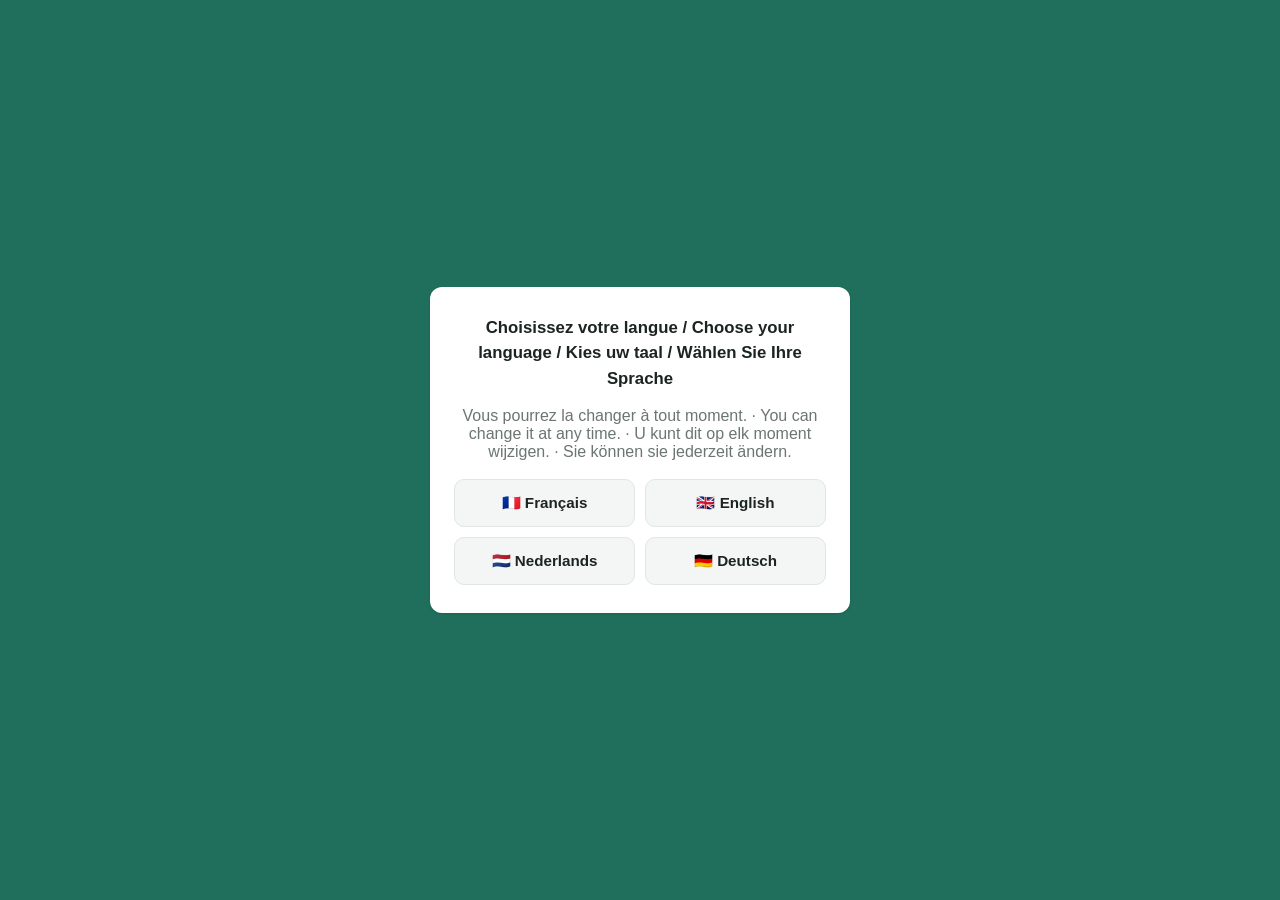
<file: index.html>
<!doctype html>
<html lang="fr">
<head>
<meta charset="UTF-8" />
<meta name="viewport" content="width=device-width, initial-scale=1, viewport-fit=cover" />
<title>Audit interne HSSE</title>
<meta name="description" content="Outil d'audit interne HSSE terrain — 7 départements, utilisable hors connexion." />
<meta name="theme-color" content="#1f6f5c" />
<link rel="manifest" href="manifest.json" />
<link rel="apple-touch-icon" href="icons/icon-192.svg" />
<meta name="apple-mobile-web-app-capable" content="yes" />
<meta name="apple-mobile-web-app-status-bar-style" content="black-translucent" />
<meta name="apple-mobile-web-app-title" content="Audit HSSE" />
<link rel="stylesheet" href="css/style.css" />
</head>
<body>
<div id="app"></div>

<script src="js/data.js"></script>
<script src="js/i18n.js"></script>
<script src="js/i18n/questions-en.js"></script>
<script src="js/i18n/questions-nl.js"></script>
<script src="js/i18n/questions-de.js"></script>
<script src="js/admin.js"></script>
<script src="js/db.js"></script>
<script src="js/app.js"></script>
<script>
  if ("serviceWorker" in navigator) {
    window.addEventListener("load", () => {
      navigator.serviceWorker.register("sw.js").catch((err) => console.warn("SW registration failed", err));
    });
  }
</script>
</body>
</html>
</file>
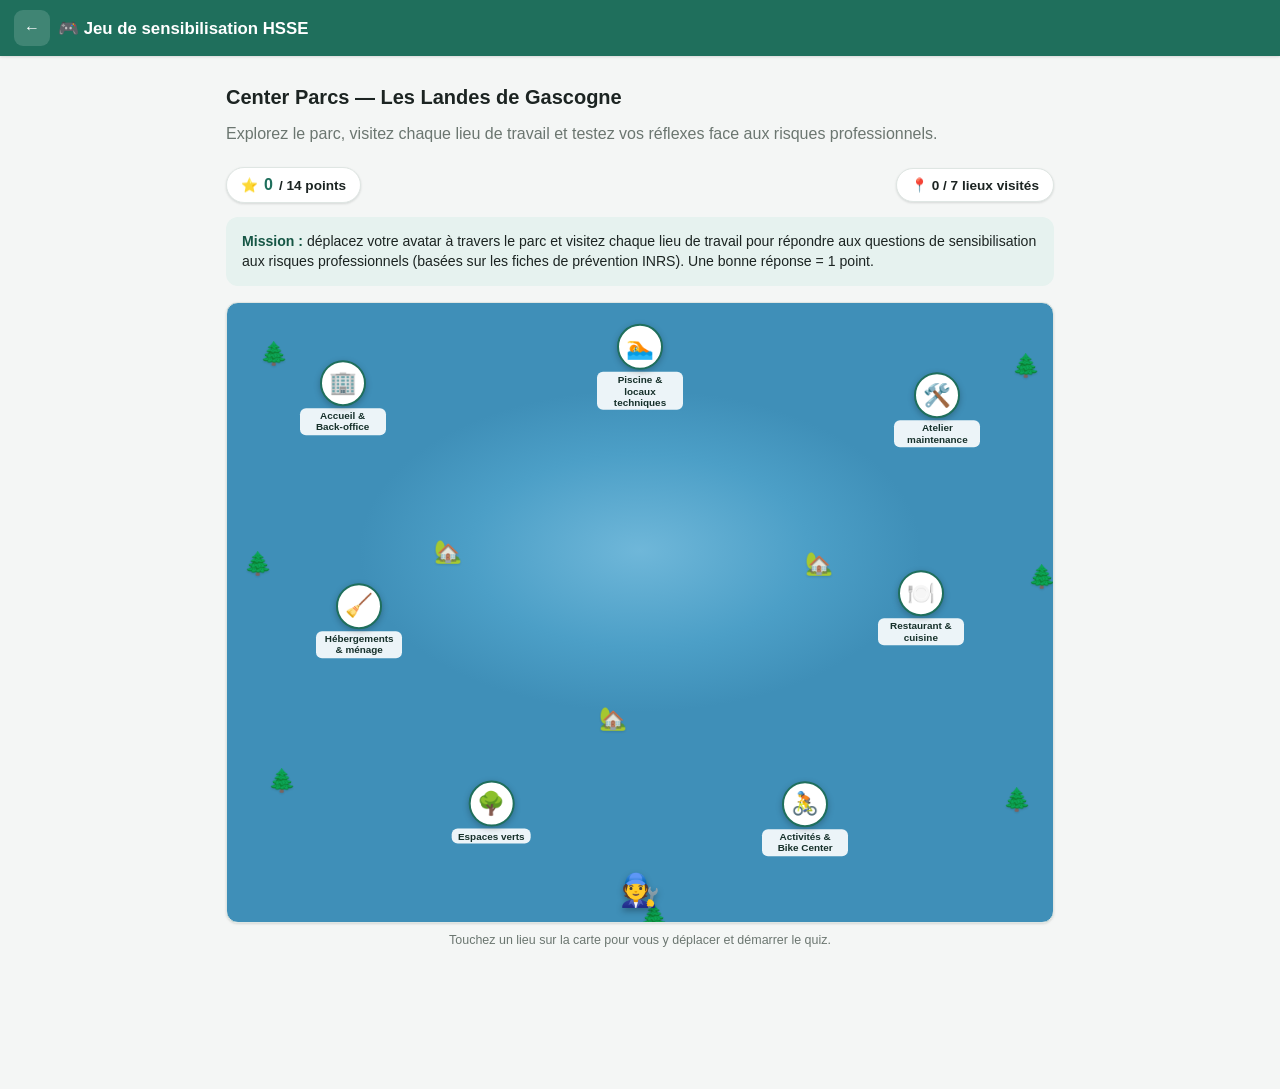
<file: jeu.html>
<!doctype html>
<html lang="fr">
<head>
<meta charset="UTF-8" />
<meta name="viewport" content="width=device-width, initial-scale=1, viewport-fit=cover" />
<title>Jeu de sensibilisation HSSE — Center Parcs Landes de Gascogne</title>
<meta name="description" content="Jeu de sensibilisation aux risques professionnels — déplacez votre avatar dans le parc et répondez aux questions sur chaque lieu de travail." />
<meta name="theme-color" content="#1f6f5c" />
<link rel="apple-touch-icon" href="icons/icon-192.svg" />
<link rel="stylesheet" href="css/style.css" />
<link rel="stylesheet" href="css/game.css" />
</head>
<body class="game-body">
<div class="topbar">
  <div class="topbar-left">
    <a class="icon-btn" href="index.html" aria-label="Retour" style="display:flex;align-items:center;justify-content:center;text-decoration:none;">←</a>
    <div class="topbar-title">🎮 Jeu de sensibilisation HSSE</div>
  </div>
</div>
<main class="container">
  <div class="hero" style="padding-top:14px;">
    <h1 style="font-size:1.25rem;">Center Parcs — Les Landes de Gascogne</h1>
    <p class="muted">Explorez le parc, visitez chaque lieu de travail et testez vos réflexes face aux risques professionnels.</p>
  </div>
  <div id="gameRoot"></div>
</main>
<script src="js/game.js"></script>
</body>
</html>
</file>
<file: css/style.css>
:root {
  --brand: #1f6f5c;
  --brand-dark: #165645;
  --brand-light: #e6f2ef;
  --bg: #f4f6f5;
  --card-bg: #ffffff;
  --text: #1c2422;
  --muted: #6b7670;
  --border: #dfe6e3;
  --ok: #2e9e5b;
  --ok-bg: #e8f7ee;
  --warn: #e08a1e;
  --warn-bg: #fdf1e0;
  --bad: #c0392b;
  --bad-bg: #fbe9e7;
  --grey: #8a938e;
  --grey-bg: #eef1f0;
  --radius: 12px;
  --shadow: 0 1px 3px rgba(20, 30, 27, 0.08), 0 1px 2px rgba(20, 30, 27, 0.06);
}

@media (prefers-color-scheme: dark) {
  :root {
    --bg: #121614;
    --card-bg: #1a201d;
    --text: #eef2f0;
    --muted: #9aa6a0;
    --border: #2a332e;
    --brand-light: #16302a;
    --ok-bg: #123024;
    --warn-bg: #332312;
    --bad-bg: #331715;
    --grey-bg: #222825;
  }
}
:root[data-theme="dark"] {
  --bg: #121614;
  --card-bg: #1a201d;
  --text: #eef2f0;
  --muted: #9aa6a0;
  --border: #2a332e;
  --brand-light: #16302a;
  --ok-bg: #123024;
  --warn-bg: #332312;
  --bad-bg: #331715;
  --grey-bg: #222825;
}
:root[data-theme="light"] {
  --bg: #f4f6f5;
  --card-bg: #ffffff;
  --text: #1c2422;
  --muted: #6b7670;
  --border: #dfe6e3;
}

* { box-sizing: border-box; }
html, body {
  margin: 0; padding: 0;
  background: var(--bg);
  color: var(--text);
  font-family: -apple-system, BlinkMacSystemFont, "Segoe UI", Roboto, Helvetica, Arial, sans-serif;
  -webkit-tap-highlight-color: transparent;
}
button, input, textarea { font-family: inherit; }
.muted { color: var(--muted); }

/* ------------------------------------------------------------ layout */
.container { max-width: 860px; margin: 0 auto; padding: 16px 16px 90px; }
.container.narrow { max-width: 480px; }

.topbar {
  position: sticky; top: 0; z-index: 20;
  display: flex; align-items: center; justify-content: space-between;
  gap: 8px; padding: 10px 14px;
  background: var(--brand); color: #fff;
  box-shadow: var(--shadow);
}
.topbar-left { display: flex; align-items: center; gap: 8px; min-width: 0; }
.topbar-title { font-weight: 600; font-size: 1.05rem; white-space: nowrap; overflow: hidden; text-overflow: ellipsis; }
.topbar-right { display: flex; align-items: center; gap: 8px; }
.icon-btn {
  background: rgba(255,255,255,0.15); border: none; color: #fff;
  width: 36px; height: 36px; border-radius: 9px; font-size: 1rem; cursor: pointer;
}
.icon-btn:active { background: rgba(255,255,255,0.3); }
.save-indicator { font-size: 0.78rem; opacity: 0.85; min-width: 80px; text-align: right; }
.save-indicator.saving { opacity: 0.6; }

/* ------------------------------------------------------------- hero */
.hero { padding: 22px 0 8px; }
.hero h1 { margin: 0 0 6px; font-size: 1.5rem; }
.section-title { font-size: 1.05rem; margin: 22px 0 10px; color: var(--text); }

/* ------------------------------------------------------------ buttons */
.btn-primary, .btn-ghost {
  border-radius: 10px; border: none; cursor: pointer; font-weight: 600;
  padding: 10px 16px; font-size: 0.95rem;
}
.btn-primary { background: var(--brand); color: #fff; }
.btn-primary:active { background: var(--brand-dark); }
.btn-primary.lg { width: 100%; padding: 14px; font-size: 1rem; margin-top: 10px; }
.btn-ghost { background: var(--card-bg); color: var(--brand); border: 1px solid var(--border); }
.btn-ghost.sm { padding: 6px 10px; font-size: 0.82rem; }
.btn-ghost.lg { width: 100%; padding: 14px; margin-top: 14px; }
.btn-ghost.danger { color: var(--bad); }

/* -------------------------------------------------------------- card */
.card {
  background: var(--card-bg); border: 1px solid var(--border); border-radius: var(--radius);
  padding: 14px; margin-bottom: 10px; box-shadow: var(--shadow); cursor: pointer;
}
.audit-card, .dept-card, .section-card { display: flex; align-items: center; gap: 12px; }
.audit-card-main, .dept-card-body, .section-card-body { flex: 1; min-width: 0; }
.audit-card-title, .dept-card-title { font-weight: 600; margin-bottom: 4px; display:flex; align-items:center; gap:6px; }
.audit-card-sub { color: var(--muted); font-size: 0.85rem; margin-bottom: 8px; }
.audit-card-meta, .dept-card-meta { color: var(--muted); font-size: 0.8rem; margin-top: 4px; }
.audit-card-actions { display: flex; flex-direction: column; gap: 6px; }
.dept-icon { font-size: 1.8rem; }
.chev { color: var(--muted); font-size: 1.4rem; }

.dept-grid { display: grid; grid-template-columns: 1fr; gap: 10px; }
@media (min-width: 620px) { .dept-grid { grid-template-columns: 1fr 1fr; } }

.progress-bar { height: 7px; background: var(--grey-bg); border-radius: 6px; overflow: hidden; margin: 4px 0; }
.progress-bar.lg { height: 10px; }
.progress-fill { height: 100%; background: var(--brand); border-radius: 6px; transition: width .2s; }

.badge { font-size: 0.72rem; padding: 2px 7px; border-radius: 999px; font-weight: 700; }
.badge-nc { background: var(--bad-bg); color: var(--bad); }
.badge-ok { background: var(--ok-bg); color: var(--ok); }

.audit-summary { background: var(--brand-light); border-radius: var(--radius); padding: 12px 14px; margin-bottom: 6px; }

/* --------------------------------------------------------------- form */
.form-card { background: var(--card-bg); border: 1px solid var(--border); border-radius: var(--radius); padding: 18px; display: flex; flex-direction: column; gap: 14px; box-shadow: var(--shadow); }
.form-card label { display: flex; flex-direction: column; gap: 6px; font-size: 0.88rem; color: var(--muted); font-weight: 600; }
.form-card input { padding: 11px 12px; border-radius: 9px; border: 1px solid var(--border); background: var(--bg); color: var(--text); font-size: 1rem; }
.import-zone { margin-top: 20px; text-align: center; }

/* --------------------------------------------------------- filter chips */
.filter-chips, .print-toggle-bar { display: flex; gap: 8px; margin-bottom: 14px; flex-wrap: wrap; }
.chip { background: var(--card-bg); border: 1px solid var(--border); border-radius: 999px; padding: 7px 14px; font-size: 0.85rem; cursor: pointer; color: var(--text); }
.chip.active { background: var(--brand); color: #fff; border-color: var(--brand); }

/* --------------------------------------------------------- question card */
.question-list { display: flex; flex-direction: column; gap: 10px; }
.group-header { font-weight: 700; font-size: 0.82rem; text-transform: uppercase; letter-spacing: 0.03em; color: var(--brand); margin: 14px 2px 2px; }
.q-card { background: var(--card-bg); border: 1px solid var(--border); border-radius: var(--radius); padding: 12px 14px; box-shadow: var(--shadow); }
.q-card.expanded { border-color: var(--brand); }
.q-card-head { display: flex; justify-content: space-between; align-items: flex-start; gap: 10px; cursor: pointer; }
.q-text { font-size: 0.94rem; line-height: 1.35; }
.q-ref { display: inline-block; font-size: 0.7rem; font-weight: 700; color: var(--brand); background: var(--brand-light); padding: 1px 6px; border-radius: 5px; margin-right: 6px; }
.q-toggle { color: var(--muted); flex-shrink: 0; }

.status-row { display: flex; flex-wrap: wrap; gap: 6px; margin-top: 10px; }
.status-btn {
  flex: 1 1 calc(50% - 6px); min-width: 110px;
  border-radius: 8px; border: 1.5px solid var(--border); background: var(--bg);
  color: var(--text); padding: 9px 6px; font-size: 0.82rem; font-weight: 600; cursor: pointer;
}
.status-btn.st-conforme.active { background: var(--ok-bg); border-color: var(--ok); color: var(--ok); }
.status-btn.st-non-observe.active { background: #e3edfb; border-color: #3b6fc9; color: #3b6fc9; }
.status-btn.st-non-conforme.active { background: var(--bad-bg); border-color: var(--bad); color: var(--bad); }
.status-btn.st-na.active { background: var(--grey-bg); border-color: var(--grey); color: var(--grey); }

.q-details { margin-top: 12px; padding-top: 12px; border-top: 1px dashed var(--border); display: flex; flex-direction: column; gap: 12px; }

.nc-block { background: var(--bad-bg); border-radius: 9px; padding: 10px 12px; display: flex; flex-direction: column; gap: 8px; }
.pill-group { display: flex; align-items: center; gap: 6px; flex-wrap: wrap; }
.pill-label { font-size: 0.78rem; color: var(--muted); font-weight: 600; margin-right: 2px; }
.pill { border-radius: 999px; border: 1.5px solid var(--border); background: var(--card-bg); padding: 5px 12px; font-size: 0.8rem; font-weight: 600; cursor: pointer; color: var(--text); }
.pill.active { background: var(--brand); border-color: var(--brand); color: #fff; }
.pill-standard.active { background: var(--warn); border-color: var(--warn); }
.pill-critique.active { background: var(--bad); border-color: var(--bad); }
.nc-warning { font-size: 0.78rem; color: var(--bad); font-weight: 600; }

.comment-label { display: flex; align-items: center; justify-content: space-between; gap: 8px; font-size: 0.8rem; color: var(--muted); font-weight: 600; margin-bottom: -2px; }
.comment-input { min-height: 64px; border-radius: 9px; border: 1px solid var(--border); background: var(--bg); color: var(--text); padding: 9px 10px; font-size: 0.9rem; resize: vertical; }
.recommendation-input { min-height: 56px; border-radius: 9px; border: 1px solid var(--ok); background: var(--ok-bg); color: var(--text); padding: 9px 10px; font-size: 0.9rem; resize: vertical; margin-top: 2px; }

.mic-btn {
  flex-shrink: 0; border-radius: 999px; border: 1.5px solid var(--border); background: var(--card-bg);
  color: var(--brand); padding: 5px 11px; font-size: 0.78rem; font-weight: 700; cursor: pointer;
}
.mic-btn.listening {
  background: var(--bad); border-color: var(--bad); color: #fff;
  animation: mic-pulse 1.1s ease-in-out infinite;
}
@keyframes mic-pulse {
  0%, 100% { box-shadow: 0 0 0 0 rgba(192, 57, 43, 0.45); }
  50% { box-shadow: 0 0 0 7px rgba(192, 57, 43, 0); }
}
.mic-hint { font-size: 0.76rem; color: var(--muted); font-style: italic; margin: -2px 0 6px; }

.photos-row { display: flex; flex-wrap: wrap; gap: 8px; align-items: center; }
.photo-thumb { position: relative; width: 64px; height: 64px; border-radius: 8px; overflow: hidden; border: 1px solid var(--border); }
.photo-thumb img { width: 100%; height: 100%; object-fit: cover; }
.photo-del { position: absolute; top: 2px; right: 2px; background: rgba(0,0,0,0.6); color: #fff; border: none; border-radius: 50%; width: 20px; height: 20px; font-size: 0.7rem; cursor: pointer; }
.photo-add-btn { display: flex; align-items: center; justify-content: center; width: 64px; height: 64px; border: 1.5px dashed var(--border); border-radius: 8px; font-size: 0.75rem; text-align: center; color: var(--muted); cursor: pointer; }

.section-nav { display: flex; justify-content: space-between; gap: 10px; margin-top: 20px; }

/* -------------------------------------------------------------- score */
.score-banner { border-radius: var(--radius); padding: 18px; margin: 14px 0; text-align: center; }
.score-vert { background: var(--ok-bg); border: 1.5px solid var(--ok); }
.score-orange { background: var(--warn-bg); border: 1.5px solid var(--warn); }
.score-rouge { background: var(--bad-bg); border: 1.5px solid var(--bad); }
.score-label { font-size: 0.8rem; text-transform: uppercase; letter-spacing: .04em; color: var(--muted); font-weight: 700; }
.score-value { font-size: 2.2rem; font-weight: 800; margin: 4px 0; }
.score-vert .score-value { color: var(--ok); }
.score-orange .score-value { color: var(--warn); }
.score-rouge .score-value { color: var(--bad); }
.score-text { font-size: 0.9rem; margin-bottom: 10px; }
.score-figures { display: flex; justify-content: center; gap: 22px; flex-wrap: wrap; font-size: 0.8rem; color: var(--muted); }
.score-figures span { display: block; font-size: 1.3rem; font-weight: 700; color: var(--text); }

.kpi-grid { display: grid; grid-template-columns: 1fr 1fr; gap: 10px; margin-bottom: 14px; }
.kpi-card { background: var(--card-bg); border: 1px solid var(--border); border-radius: var(--radius); padding: 14px; text-align: center; box-shadow: var(--shadow); }
.kpi-card-wide { grid-column: 1 / -1; }
.kpi-value { font-size: 1.8rem; font-weight: 800; color: var(--brand); line-height: 1.15; }
.kpi-value-dept { font-size: 1.1rem; }
.kpi-label { font-size: 0.78rem; color: var(--muted); font-weight: 600; margin-top: 2px; }
.kpi-hint { font-size: 0.7rem; color: var(--muted); margin-top: 2px; }

.chart-card { background: var(--card-bg); border: 1px solid var(--border); border-radius: var(--radius); padding: 16px; margin-bottom: 14px; box-shadow: var(--shadow); }
.chart-title { font-size: 0.92rem; margin: 0 0 12px; }

.donut-wrap { display: flex; align-items: center; gap: 20px; flex-wrap: wrap; }
.donut-ring-wrap { position: relative; flex-shrink: 0; }
.donut-svg { width: 100%; height: 100%; display: block; }
.donut-svg circle { transition: stroke-dasharray .3s; }
.donut-center-overlay { position: absolute; inset: 0; display: flex; flex-direction: column; align-items: center; justify-content: center; text-align: center; padding: 0 14%; }
.donut-center-value { font-size: 1.35rem; font-weight: 800; color: var(--text); line-height: 1.1; }
.donut-center-label { font-size: 0.62rem; color: var(--muted); text-transform: uppercase; letter-spacing: .02em; line-height: 1.2; margin-top: 2px; }
.donut-legend { flex: 1; min-width: 160px; display: flex; flex-direction: column; gap: 6px; }
.donut-legend-item { display: flex; align-items: center; gap: 8px; font-size: 0.82rem; }
.legend-dot { width: 10px; height: 10px; border-radius: 50%; flex-shrink: 0; }
.legend-label { flex: 1; color: var(--text); }
.legend-value { font-weight: 700; color: var(--text); }

.dept-bar-chart { display: flex; flex-direction: column; gap: 12px; }
.dept-bar-row { display: flex; flex-direction: column; gap: 4px; }
.dept-bar-label { font-size: 0.82rem; font-weight: 600; }
.dept-bar-track-wrap { display: flex; align-items: center; gap: 8px; }
.progress-bar.stacked { display: flex; flex-shrink: 0; min-width: 6px; }
.progress-seg { height: 100%; }
.dept-bar-total { font-size: 0.78rem; font-weight: 700; color: var(--muted); min-width: 18px; }
.dept-bar-total:not(.muted) { color: var(--bad); }

.table-wrap { overflow-x: auto; border-radius: var(--radius); border: 1px solid var(--border); }
.nc-table { width: 100%; border-collapse: collapse; background: var(--card-bg); font-size: 0.85rem; }
.nc-table th, .nc-table td { padding: 9px 10px; text-align: left; border-bottom: 1px solid var(--border); }
.nc-table th { background: var(--brand-light); font-size: 0.72rem; text-transform: uppercase; }
.nc-table td.num { text-align: center; font-weight: 600; }
.nc-table td.crit { color: var(--bad); }
.nc-table td.total { font-weight: 800; }

.methodo { margin: 16px 0; background: var(--card-bg); border: 1px solid var(--border); border-radius: 10px; padding: 10px 14px; font-size: 0.85rem; }
.methodo summary { cursor: pointer; font-weight: 600; }
.methodo ul { margin: 10px 0 2px; padding-left: 18px; }

/* ---------------------------------------------------------------- misc */
.audit-card:active, .dept-card:active, .section-card:active, .q-card-head:active { opacity: 0.85; }

/* =============================================================== print */
.print-page { display: none; }
@media print {
  body { background: #fff; }
  .no-print { display: none !important; }
  .print-page { display: block; padding: 0; max-width: 100%; }
  .topbar { display: none; }
  .print-item { break-inside: avoid; }
}
.print-header h1 { font-size: 1.3rem; margin-bottom: 8px; }
.print-meta { width: 100%; border-collapse: collapse; font-size: 0.82rem; margin-bottom: 14px; }
.print-meta td { padding: 4px 8px; border: 1px solid var(--border); }
.print-meta td:nth-child(1), .print-meta td:nth-child(3) { font-weight: 700; color: var(--muted); width: 90px; }
.print-score { padding: 10px 14px; border-radius: 8px; margin-bottom: 16px; font-size: 0.95rem; }
.print-table { margin-bottom: 20px; font-size: 0.78rem; }
.print-dept { margin-bottom: 22px; }
.print-dept h3 { font-size: 0.95rem; border-bottom: 2px solid var(--brand); padding-bottom: 4px; }
.print-item { border: 1px solid var(--border); border-radius: 8px; padding: 8px 10px; margin-bottom: 6px; font-size: 0.82rem; }
.print-item-nc { border-left: 4px solid var(--bad); }
.print-item-head { display: flex; gap: 8px; align-items: center; flex-wrap: wrap; font-size: 0.72rem; margin-bottom: 4px; }
.print-status { font-weight: 700; padding: 1px 6px; border-radius: 5px; }
.status-conforme { background: var(--ok-bg); color: var(--ok); }
.status-non_observe { background: #e3edfb; color: #3b6fc9; }
.status-non_conforme { background: var(--bad-bg); color: var(--bad); }
.status-na { background: var(--grey-bg); color: var(--grey); }
.tag { font-size: 0.68rem; padding: 1px 6px; border-radius: 5px; background: var(--grey-bg); text-transform: capitalize; }
.tag-parc { background: #fde3cf; }
.tag-centrale { background: #e0d9fb; }
.tag-critique { background: var(--bad-bg); color: var(--bad); }
.tag-standard { background: var(--warn-bg); color: var(--warn); }
.print-section { color: var(--muted); margin-left: auto; }
.print-item-text { font-weight: 600; }
.print-item-comment { color: var(--muted); font-style: italic; margin-top: 3px; }
.print-item-recommendation { color: var(--ok); margin-top: 3px; }
.print-photos { display: flex; gap: 6px; margin-top: 6px; flex-wrap: wrap; }
.print-photo { width: 90px; height: 90px; object-fit: cover; border-radius: 6px; border: 1px solid var(--border); }

/* ======================================================= language picker */
.lang-picker-screen {
  min-height: 100vh; display: flex; align-items: center; justify-content: center;
  background: var(--brand); padding: 20px;
}
.lang-picker-card { background: var(--card-bg); border-radius: var(--radius); padding: 28px 24px; max-width: 420px; width: 100%; text-align: center; box-shadow: var(--shadow); }
.lang-picker-card h1 { font-size: 1.05rem; line-height: 1.5; margin: 0 0 8px; color: var(--text); }
.lang-picker-grid { display: grid; grid-template-columns: 1fr 1fr; gap: 10px; margin-top: 18px; }
.lang-picker-btn {
  border-radius: 10px; border: 1.5px solid var(--border); background: var(--bg); color: var(--text);
  padding: 14px 8px; font-size: 0.95rem; font-weight: 600; cursor: pointer;
}
.lang-picker-btn:active { background: var(--brand-light); border-color: var(--brand); }

.lang-modal-overlay {
  position: fixed; inset: 0; background: rgba(0,0,0,0.5); z-index: 100;
  display: flex; align-items: center; justify-content: center; padding: 20px;
}
.lang-modal { background: var(--card-bg); border-radius: var(--radius); padding: 22px; max-width: 360px; width: 100%; text-align: center; box-shadow: var(--shadow); }
.lang-modal h2 { font-size: 1rem; margin: 0 0 14px; }
.lang-modal .lang-picker-btn { width: 100%; margin-bottom: 8px; }
.lang-modal .lang-cancel { width: 100%; margin-top: 4px; }

/* ================================================================= admin */
.admin-warning { background: var(--warn-bg); border: 1px solid var(--warn); color: var(--text); border-radius: 10px; padding: 10px 14px; font-size: 0.85rem; margin-bottom: 14px; }
.admin-error { color: var(--bad); font-weight: 600; font-size: 0.85rem; margin-top: 10px; }
.admin-stats { background: var(--brand-light); border-radius: 8px; padding: 8px 12px; font-size: 0.82rem; margin-bottom: 14px; }
.admin-actions { display: flex; flex-direction: column; gap: 10px; margin-top: 20px; }

.admin-q-card { cursor: default; }
.admin-q-actions { display: flex; gap: 8px; margin-top: 10px; flex-wrap: wrap; }
.admin-q-form { margin-top: 12px; }
.admin-inline-form { padding: 14px; }
.admin-inline-form textarea { min-height: 54px; border-radius: 9px; border: 1px solid var(--border); background: var(--bg); color: var(--text); padding: 9px 10px; font-size: 0.9rem; resize: vertical; }
.admin-inline-form input[type="text"] { padding: 9px 10px; border-radius: 9px; border: 1px solid var(--border); background: var(--bg); color: var(--text); font-size: 0.9rem; }
.admin-hint { font-size: 0.76rem; color: var(--muted); margin: 2px 0 0; }
.admin-form-actions { display: flex; gap: 10px; margin-top: 4px; }
.admin-form-actions .btn-primary, .admin-form-actions .btn-ghost { flex: 1; }

.admin-tag-custom { background: var(--brand-light); color: var(--brand); }
.admin-tag-edited { background: var(--warn-bg); color: var(--warn); }
.admin-tag-inactive { background: var(--grey-bg); color: var(--grey); }
</file>
<file: css/game.css>
/* ============================================================================
   JEU DE SENSIBILISATION HSSE — Center Parcs Les Landes de Gascogne
   ========================================================================== */

.game-body { padding-bottom: 40px; }

.game-hud {
  display: flex; align-items: center; justify-content: space-between;
  gap: 10px; flex-wrap: wrap; margin-bottom: 14px;
}
.game-hud-chip {
  background: var(--card-bg); border: 1px solid var(--border); border-radius: 999px;
  padding: 8px 14px; font-size: 0.85rem; font-weight: 700; box-shadow: var(--shadow);
  display: flex; align-items: center; gap: 6px;
}
.game-hud-chip .big { color: var(--brand); font-size: 1rem; }

.game-intro-card {
  background: var(--brand-light); border-radius: var(--radius); padding: 14px 16px;
  margin-bottom: 16px; font-size: 0.88rem; line-height: 1.45;
}
.game-intro-card strong { color: var(--brand-dark); }

/* ------------------------------------------------------------------- map */
.game-map-wrap {
  position: relative; width: 100%; aspect-ratio: 4 / 3; border-radius: var(--radius);
  overflow: hidden; box-shadow: var(--shadow); border: 1px solid var(--border);
  background:
    radial-gradient(ellipse 34% 26% at 50% 40%, #6fb7d9 0%, #4c9fc7 60%, #3f8fb8 100%),
    linear-gradient(180deg, #bfe3a8 0%, #a9d890 45%, #93cf7e 100%);
  touch-action: manipulation;
}
.game-map-deco { position: absolute; font-size: 1.4rem; opacity: 0.85; pointer-events: none; user-select: none; filter: drop-shadow(0 1px 1px rgba(0,0,0,0.15)); }

.game-pin {
  position: absolute; transform: translate(-50%, -100%);
  display: flex; flex-direction: column; align-items: center; gap: 2px;
  background: none; border: none; cursor: pointer; padding: 4px; z-index: 5;
}
.game-pin-icon {
  width: 46px; height: 46px; border-radius: 50%; background: var(--card-bg);
  border: 2.5px solid var(--brand); display: flex; align-items: center; justify-content: center;
  font-size: 1.4rem; box-shadow: 0 2px 6px rgba(0,0,0,0.25); position: relative;
  transition: transform .15s;
}
.game-pin:active .game-pin-icon { transform: scale(0.92); }
.game-pin.visited .game-pin-icon { border-color: var(--ok); background: var(--ok-bg); }
.game-pin-check {
  position: absolute; bottom: -4px; right: -4px; background: var(--ok); color: #fff;
  width: 18px; height: 18px; border-radius: 50%; font-size: 0.65rem;
  display: flex; align-items: center; justify-content: center; border: 2px solid var(--card-bg);
}
.game-pin-label {
  font-size: 0.62rem; font-weight: 700; color: #16302a; background: rgba(255,255,255,0.9);
  padding: 2px 6px; border-radius: 6px; white-space: normal; max-width: 86px;
  line-height: 1.15; text-align: center;
}

.game-avatar {
  position: absolute; transform: translate(-50%, -100%); font-size: 2rem; z-index: 10;
  transition: left .65s cubic-bezier(.4,0,.2,1), top .65s cubic-bezier(.4,0,.2,1);
  filter: drop-shadow(0 3px 3px rgba(0,0,0,0.3)); pointer-events: none;
}

.game-legend { margin-top: 10px; font-size: 0.78rem; color: var(--muted); text-align: center; }

/* ----------------------------------------------------------------- modal */
.game-modal-overlay {
  position: fixed; inset: 0; background: rgba(10, 20, 16, 0.55); z-index: 200;
  display: flex; align-items: flex-end; justify-content: center;
}
@media (min-width: 620px) {
  .game-modal-overlay { align-items: center; }
}
.game-modal {
  background: var(--card-bg); width: 100%; max-width: 480px; max-height: 92vh; overflow-y: auto;
  border-radius: 18px 18px 0 0; padding: 20px; box-shadow: var(--shadow);
  animation: game-modal-up .25s ease-out;
}
@media (min-width: 620px) {
  .game-modal { border-radius: var(--radius); }
}
@keyframes game-modal-up { from { transform: translateY(24px); opacity: 0; } to { transform: translateY(0); opacity: 1; } }

.game-modal-head { display: flex; align-items: center; gap: 10px; margin-bottom: 10px; }
.game-modal-icon { font-size: 1.8rem; }
.game-modal-title { font-weight: 800; font-size: 1.1rem; line-height: 1.2; }
.game-modal-step { font-size: 0.72rem; color: var(--muted); font-weight: 700; text-transform: uppercase; letter-spacing: 0.03em; }

.game-modal-intro { font-size: 0.88rem; color: var(--muted); font-style: italic; margin: 6px 0 14px; padding-bottom: 12px; border-bottom: 1px dashed var(--border); }

.game-question-text { font-size: 1rem; font-weight: 600; margin-bottom: 14px; line-height: 1.4; }

.game-options { display: flex; flex-direction: column; gap: 9px; margin-bottom: 4px; }
.game-option {
  text-align: left; border: 1.5px solid var(--border); background: var(--bg); color: var(--text);
  border-radius: 10px; padding: 11px 13px; font-size: 0.9rem; cursor: pointer; line-height: 1.35;
  display: flex; gap: 8px; align-items: flex-start;
}
.game-option .letter { font-weight: 800; color: var(--brand); flex-shrink: 0; }
.game-option:active { background: var(--brand-light); }
.game-option.disabled { pointer-events: none; }
.game-option.correct { background: var(--ok-bg); border-color: var(--ok); }
.game-option.correct .letter { color: var(--ok); }
.game-option.incorrect { background: var(--bad-bg); border-color: var(--bad); }
.game-option.incorrect .letter { color: var(--bad); }

.game-feedback { margin-top: 14px; padding: 12px 14px; border-radius: 10px; font-size: 0.86rem; line-height: 1.45; }
.game-feedback.ok { background: var(--ok-bg); border: 1px solid var(--ok); color: var(--text); }
.game-feedback.ko { background: var(--bad-bg); border: 1px solid var(--bad); color: var(--text); }
.game-feedback-title { font-weight: 800; margin-bottom: 4px; display: block; }
.game-feedback.ok .game-feedback-title { color: var(--ok); }
.game-feedback.ko .game-feedback-title { color: var(--bad); }
.game-feedback-ref { display: inline-block; margin-top: 6px; font-size: 0.72rem; font-weight: 700; color: var(--brand); background: var(--brand-light); padding: 2px 7px; border-radius: 5px; }

.game-modal-actions { margin-top: 16px; }

/* ------------------------------------------------------------------ toast */
.game-toast {
  position: fixed; top: 14px; left: 50%; transform: translateX(-50%) translateY(-10px);
  background: var(--brand); color: #fff; padding: 10px 18px; border-radius: 999px;
  font-weight: 700; font-size: 0.88rem; box-shadow: var(--shadow); z-index: 300; opacity: 0;
  transition: opacity .25s, transform .25s; pointer-events: none;
}
.game-toast.show { opacity: 1; transform: translateX(-50%) translateY(0); }

/* ------------------------------------------------------------------- end */
.game-end-card { text-align: center; padding: 10px 4px 4px; }
.game-end-emoji { font-size: 3rem; margin-bottom: 6px; }
.game-end-score { font-size: 2.4rem; font-weight: 800; color: var(--brand); margin: 6px 0; }
.game-end-tier { font-size: 1rem; font-weight: 700; margin-bottom: 10px; }
.game-end-text { font-size: 0.88rem; color: var(--muted); margin-bottom: 18px; line-height: 1.45; }

.game-end-card a.btn-ghost { display: block; text-align: center; text-decoration: none; box-sizing: border-box; }
</file>
